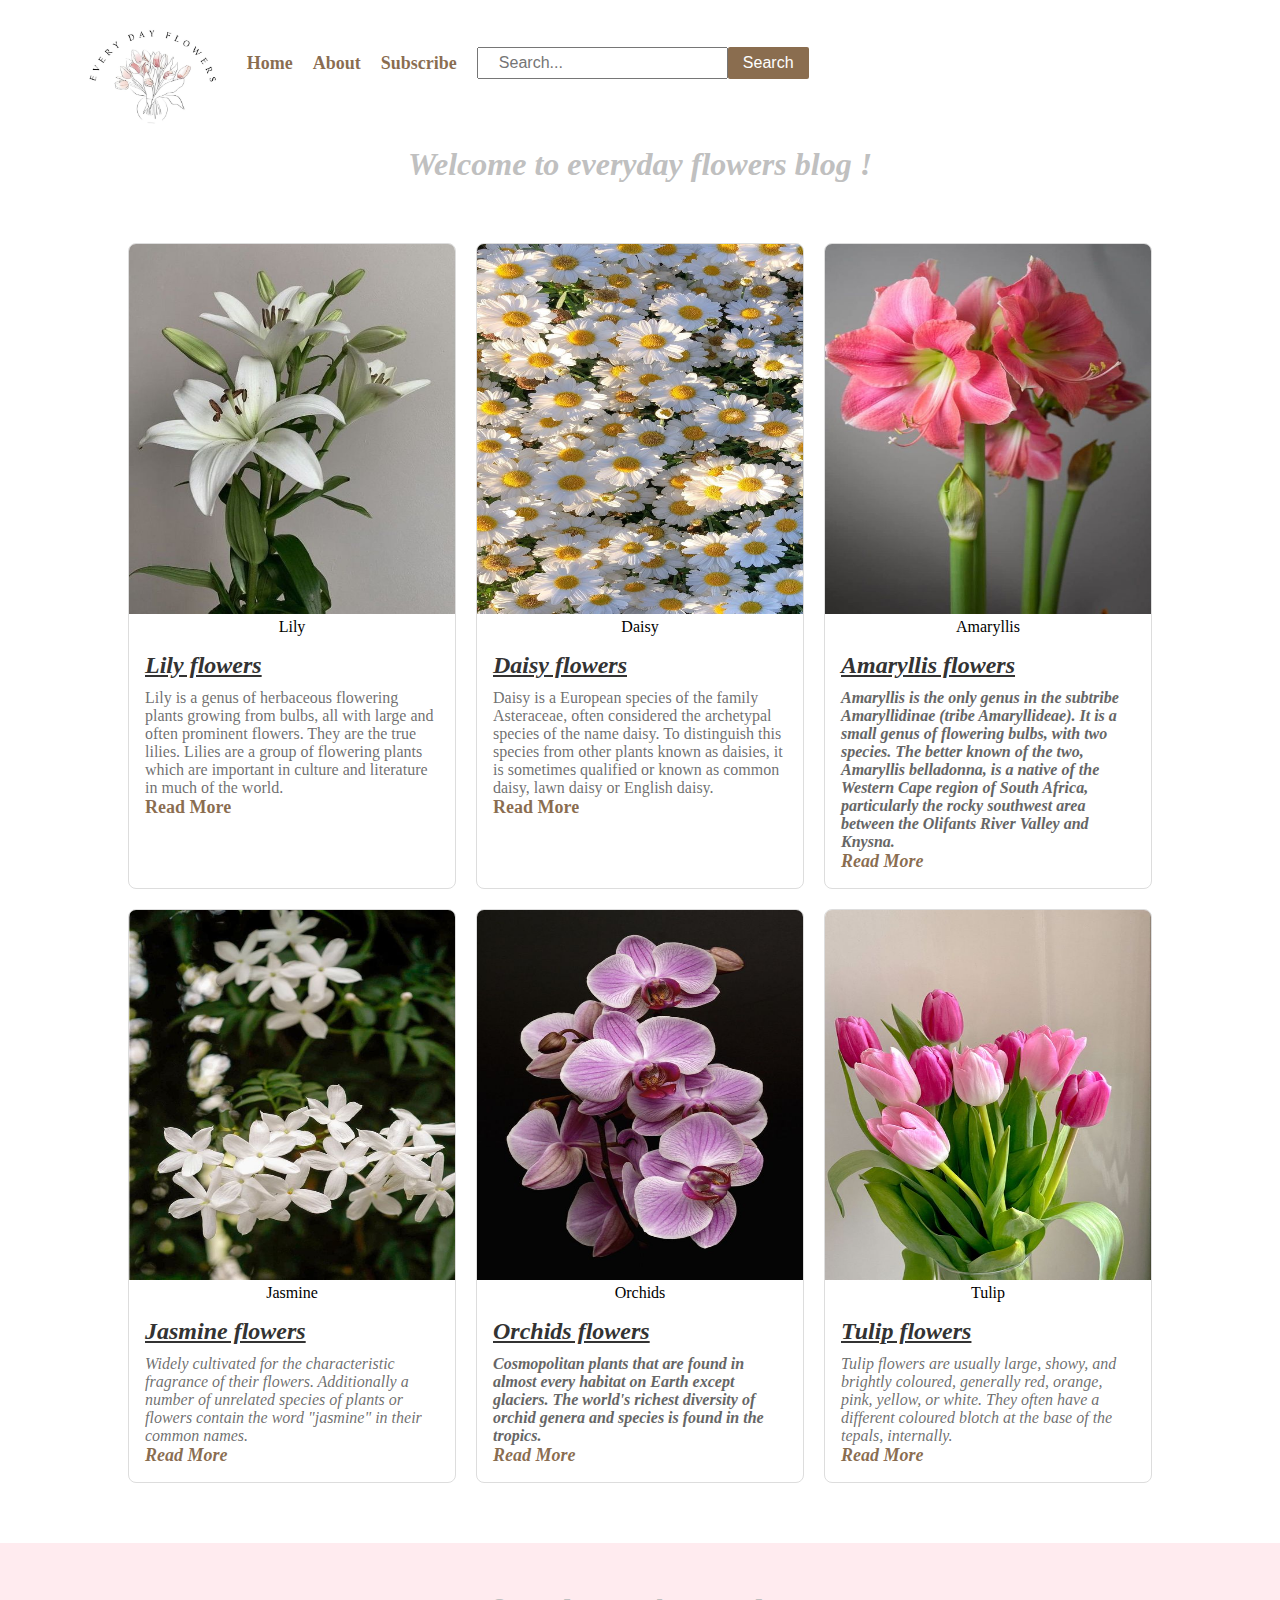
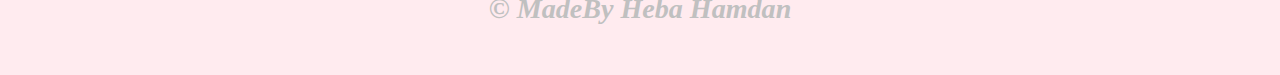
<file: index.html>
<!DOCTYPE html>
<html lang="en">

<head>
    <meta charset="UTF-8">
    <meta name="viewport" content="width=device-width, initial-scale=1.0">
    <title>Blog Homepage</title>
    <link rel="stylesheet" href="assets/css/index.css" />
</head>

<body>
    <header>
        <nav class="navbar">
            <div class="container">
                <ul class="navbar-links">
                    <img class="logo" src="assets/images/logo0.jpg" alt="Logo">
                    <li><a href="index.html">Home</a></li>
                    <li><a href="assets/pages/about.html">About</a></li>

                    <li><a href="#">Subscribe</a></li>

                    <li>
                        <form class="navbar-search">
                            <input type="search" class="search-input" placeholder="Search..." aria-label="Search">
                            <button type="submit" class="search-button">Search</button>
                        </form>
                    </li>


                </ul>
            </div>

        </nav>
    </header>
    <main>
        <div class="container">
            <h1>Welcome to everyday flowers blog !</h1>
            <div class="cards">
                <div class="post-card">
                    <figure>
                        <img src="assets/images/lily.jpg" alt="lily">
                        <figcaption>Lily</figcaption>
                    </figure>
                    <div class="card-content">
                        <h2>Lily flowers</h2>
                        <p>Lily is a genus of herbaceous flowering plants growing from bulbs, all with large and often
                            prominent flowers. They are the true lilies. Lilies are a group of flowering plants which
                            are
                            important in culture and literature in much of the world.</p>
                        <a href="assets/pages/blogPost.html" class="card-button">Read More</a>
                    </div>
                </div>
                <div class="post-card">
                    <figure>
                        <img src="assets/images/daisy.jpg" alt="lily">
                        <figcaption>Daisy</figcaption>
                    </figure>
                    <div class="card-content">
                        <h2>Daisy flowers</h2>
                        <p>Daisy is a European species of the family Asteraceae, often considered the archetypal species
                            of
                            the name daisy. To distinguish this species from other plants known as daisies, it is
                            sometimes
                            qualified or known as common daisy, lawn daisy or English daisy.</p>
                        <a href="assets/pages/blogPost.html" class="card-button">Read More</a>
                    </div>
                </div>
                <div class="post-card">
                    <figure>
                        <img src="assets/images/amaryllis.jpg" alt="lily">
                        <figcaption>Amaryllis</figcaption>
                    </figure>
                    <div class="card-content">
                        <h2>Amaryllis flowers</h2>
                        <blockquote>
                            <strong>Amaryllis is the only genus in the subtribe Amaryllidinae (tribe Amaryllideae). It is a
                                small
                                genus of flowering bulbs, with two species. The better known of the two, Amaryllis
                                belladonna,
                                is a native of the Western Cape region of South Africa, particularly the rocky southwest
                                area
                                between the Olifants River Valley and Knysna.</strong>
                            <a href="assets/pages/blogPost.html" class="card-button">Read More</a>

                        </blockquote>
                    </div>
                </div>
                <div class="post-card">
                    <figure>
                        <img src="assets/images/jasmine.jpg" alt="lily">
                        <figcaption>Jasmine</figcaption>
                    </figure>
                    <div class="card-content">
                        <h2>Jasmine flowers</h2>
                        <blockquote>
                            <p>Widely cultivated for the characteristic fragrance of their flowers. Additionally a
                                number of
                                unrelated species of plants or flowers contain the word "jasmine" in their common names.
                            </p>
                            <a href="assets/pages/blogPost.html" class="card-button">Read More</a>

                        </blockquote>
                    </div>
                </div>
                <div class="post-card">
                    <figure>
                        <img src="assets/images/orq.jpg" alt="lily">
                        <figcaption>Orchids</figcaption>
                    </figure>
                    <div class="card-content">
                        <h2>Orchids flowers</h2>
                        <blockquote>
                            <strong>Cosmopolitan plants that are found in almost every habitat on Earth except glaciers. The
                                world's
                                richest diversity of orchid genera and species is found in the tropics.</strong>
                            <a href="assets/pages/blogPost.html" class="card-button">Read More</a>

                        </blockquote>
                    </div>
                </div>
                <div class="post-card">
                    <figure>
                        <img src="assets/images/tulip.jpg" alt="lily">
                        <figcaption>Tulip</figcaption>
                    </figure>
                    <div class="card-content">
                        <h2>Tulip flowers</h2>
                        <blockquote>
                            <p>Tulip flowers are usually large, showy, and brightly coloured, generally red, orange,
                                pink,
                                yellow, or white. They often have a different coloured blotch at the base of the tepals,
                                internally.</p>
                            <a href="assets/pages/blogPost.html" class="card-button">Read More</a>
                        </blockquote>
                    </div>
                </div>

            </div>

        </div>

    </main>
    <footer>
        <div class="footer-content">
            <h3>© MadeBy Heba Hamdan</h3>
        </div>
    </footer>
</body>

</html>
</file>
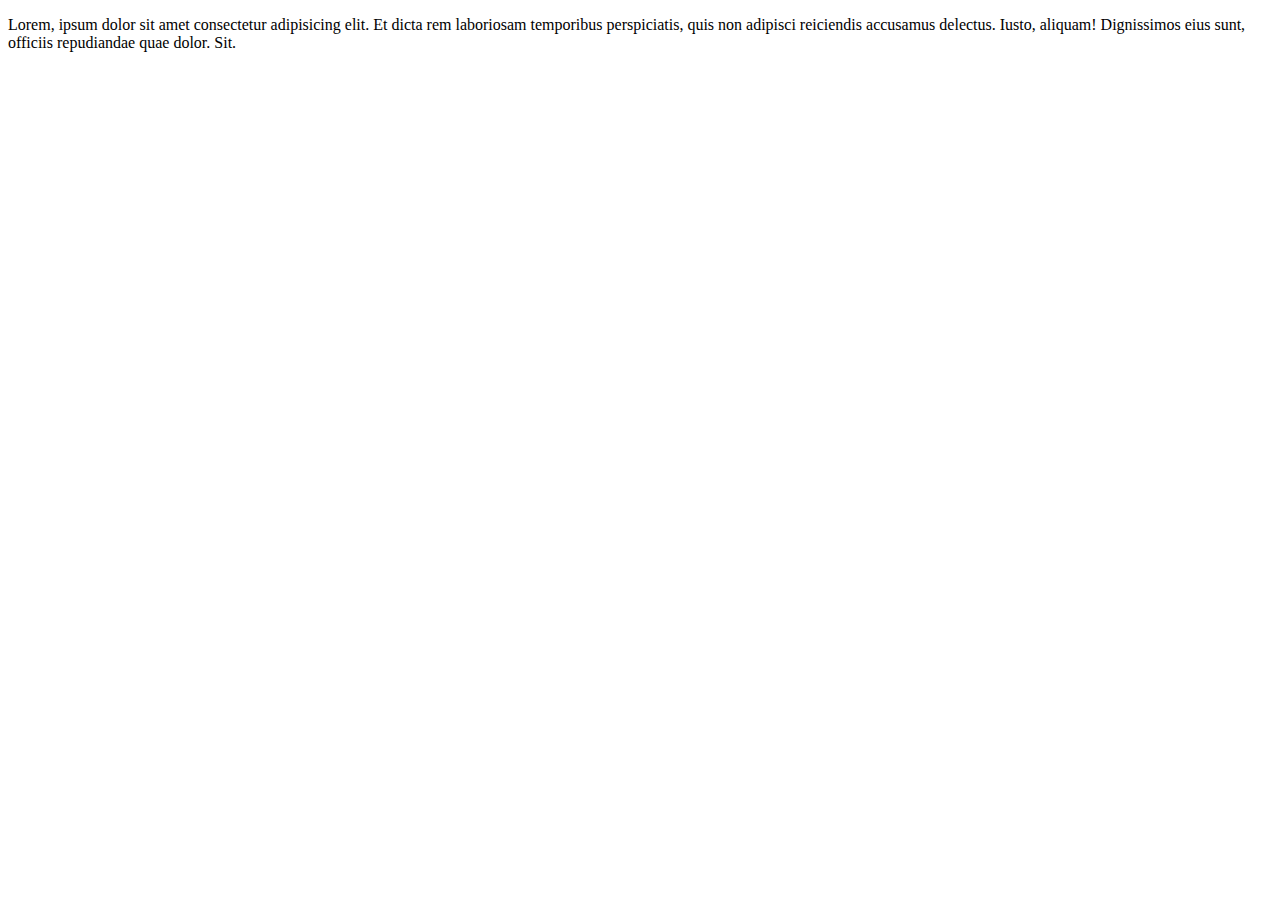
<file: assets/pages/about.html>
<!DOCTYPE html>
<html lang="en">

<head>
    <meta charset="UTF-8">
    <meta name="viewport" content="width=device-width, initial-scale=1.0">
    <title>About</title>
</head>

<body>
<p>Lorem, ipsum dolor sit amet consectetur adipisicing elit. Et dicta rem laboriosam temporibus perspiciatis, quis non adipisci reiciendis accusamus delectus. Iusto, aliquam! Dignissimos eius sunt, officiis repudiandae quae dolor. Sit.</p>
</body>

</html>
</file>
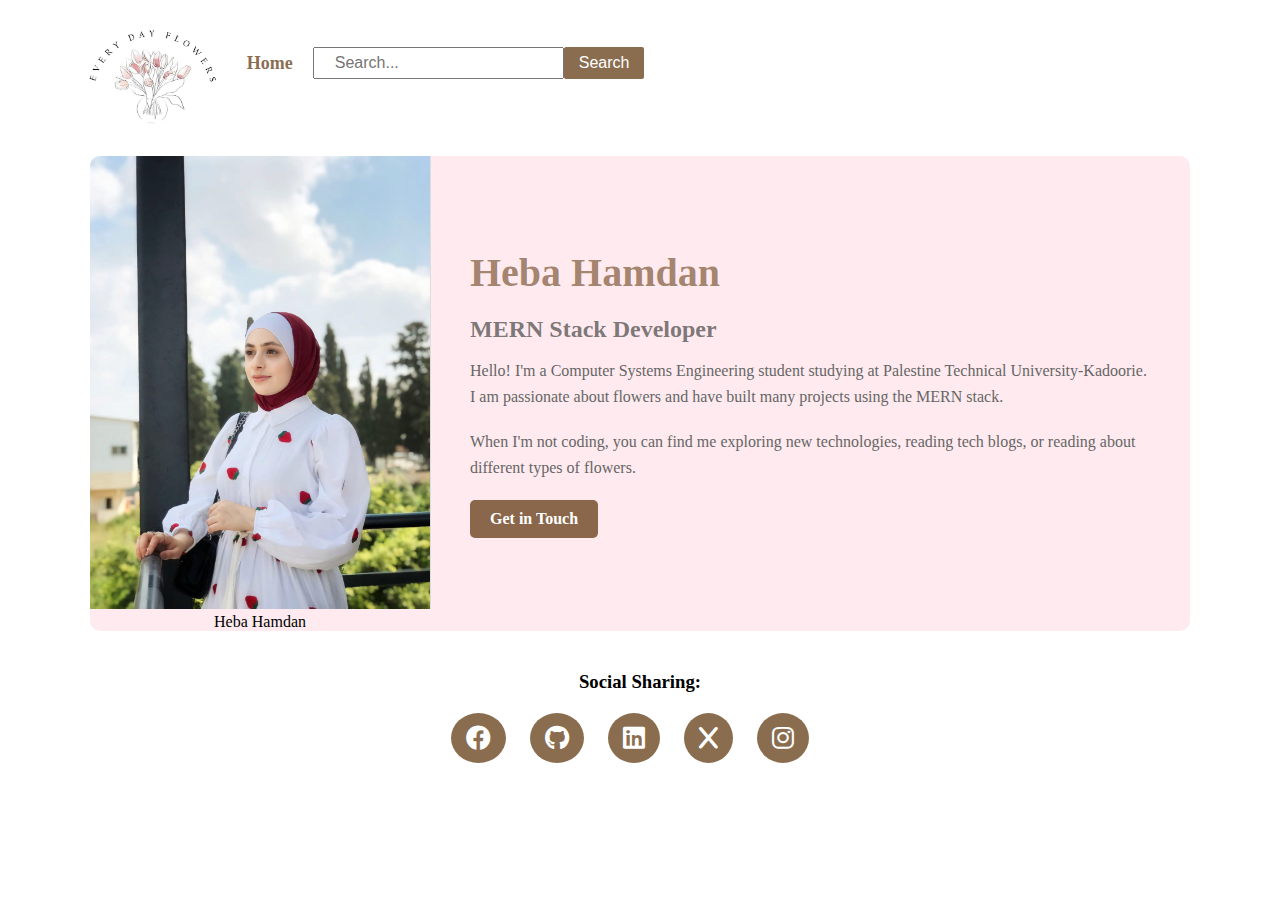
<file: assets/pages/blogPost.html>
<!DOCTYPE html>
<html lang="en">

<head>
    <meta charset="UTF-8">
    <meta name="viewport" content="width=device-width, initial-scale=1.0">
    <title>Blog Post</title>
    <link rel="stylesheet" href="../css/index.css" />
</head>

<body>
    <header>
        <nav class="navbar">
            <div class="container">
                <ul class="navbar-links">
                    <img class="logo" src="../images/logo0.jpg" alt="Logo">
                    <li><a href="../../index.html">Home</a></li>
                    <li>
                        <form class="navbar-search">
                            <input type="search" class="search-input" placeholder="Search..." aria-label="Search">
                            <button type="submit" class="search-button">Search</button>
                        </form>
                    </li>
                </ul>
            </div>

        </nav>
    </header>
    <main>
        <div class="auther-info-card">
            <div class="auther-info-image">
                <figure>
                    <img src="../images/autherr.jpg" alt="Heba">
                    <figcaption>Heba Hamdan</figcaption>
                </figure>
            </div>

            <div class="auther-info-content">
                <h1>Heba Hamdan</h1>
                <h2>MERN Stack Developer</h2>
                <p>Hello! I'm a Computer Systems Engineering student studying at Palestine Technical
                    University-Kadoorie. I am passionate about flowers and have built many projects using the MERN
                    stack.</p>
                <p>When I'm not coding, you can find me exploring new technologies, reading tech blogs, or reading about
                    different types of flowers.</p>
                <a href="#" class="auther-info-button">Get in Touch</a>
            </div>

        </div>
        <div class="social-media">
            <h3>Social Sharing:</h3>
            <span><i class="fa-brands fa-facebook"></i></span>
            <span><i class="fa-brands fa-github"></i></span>
            <span><i class="fa-brands fa-linkedin"></i></span>
            <span><i class="fa-solid fa-x"></i></span>
            <span><i class="fa-brands fa-instagram"></i></span>
        </div>

    </main>
</body>

</html>
</file>
<file: assets/css/index.css>
@import url('header.css');
@import url('main.css');
@import url('footer.css');
@import url('responsive.css');
@import url("all.min.css");/*import fontawesome for icons */
</file>
